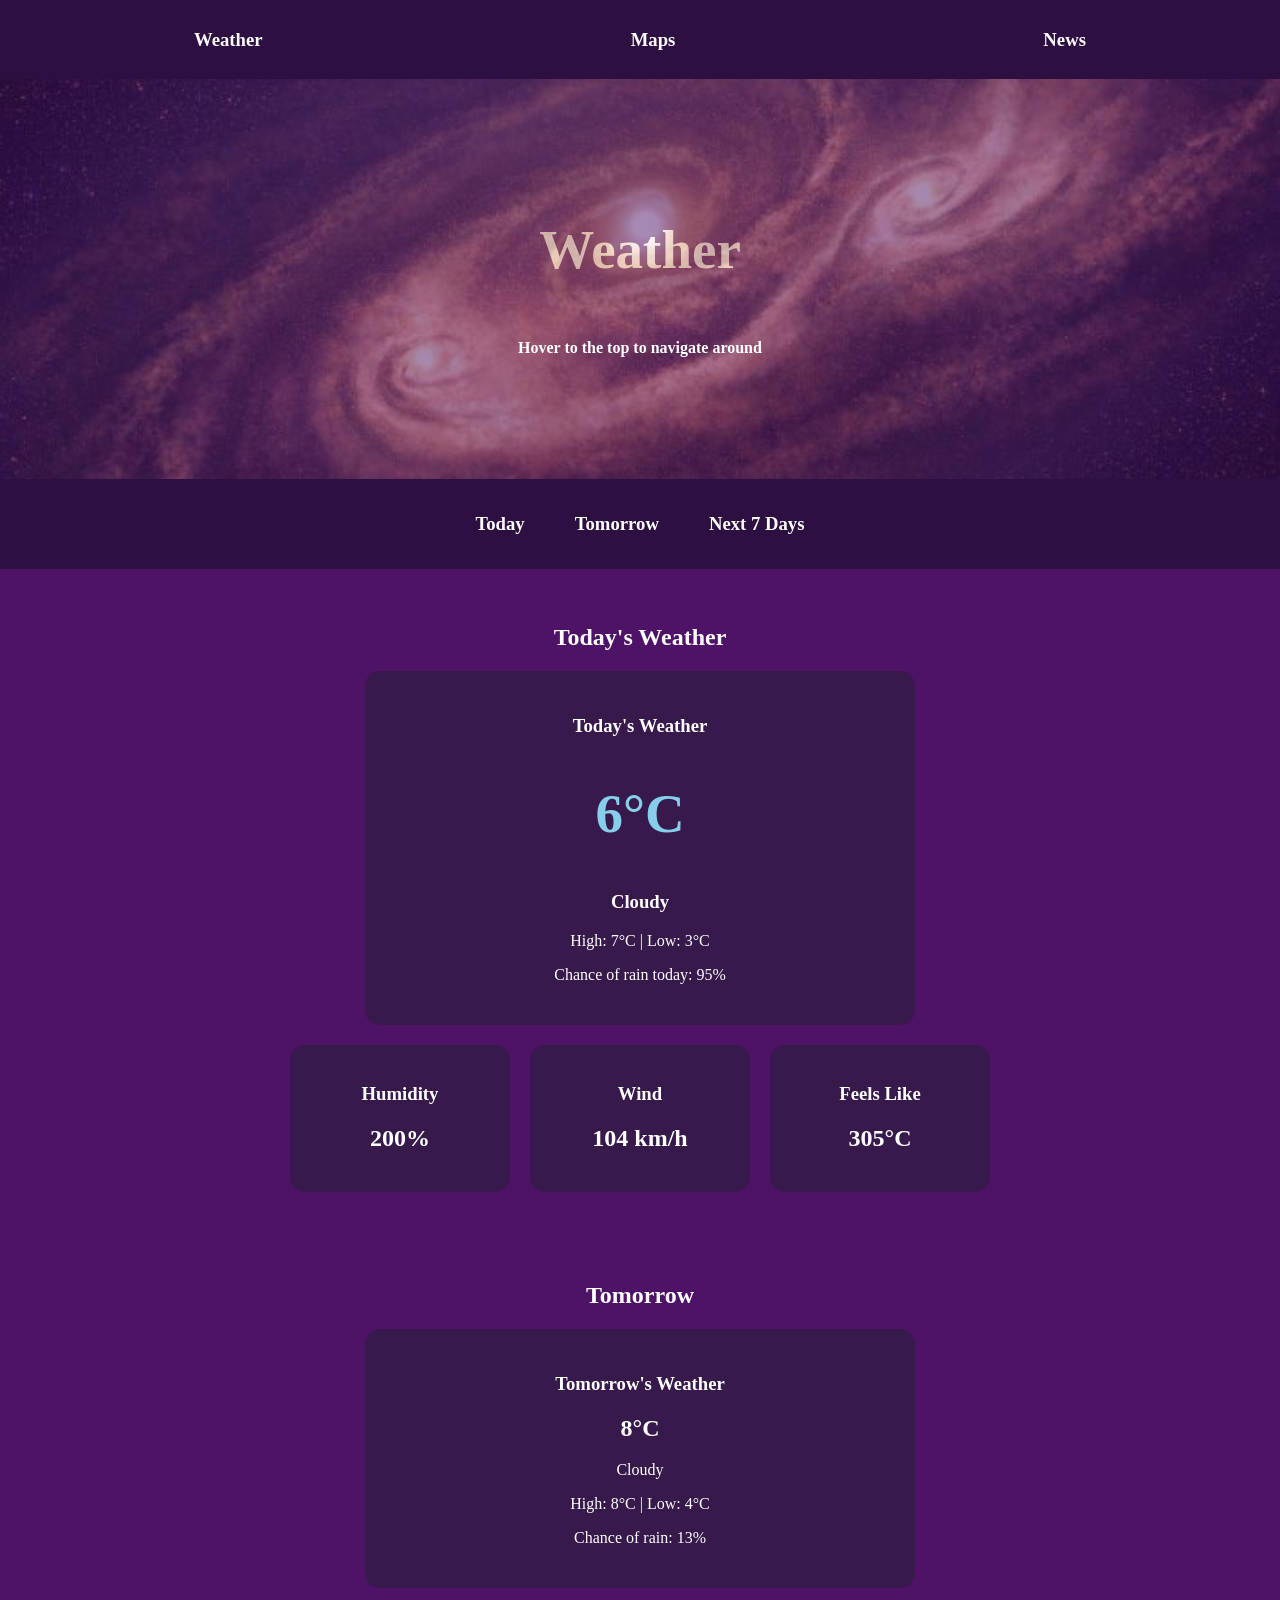
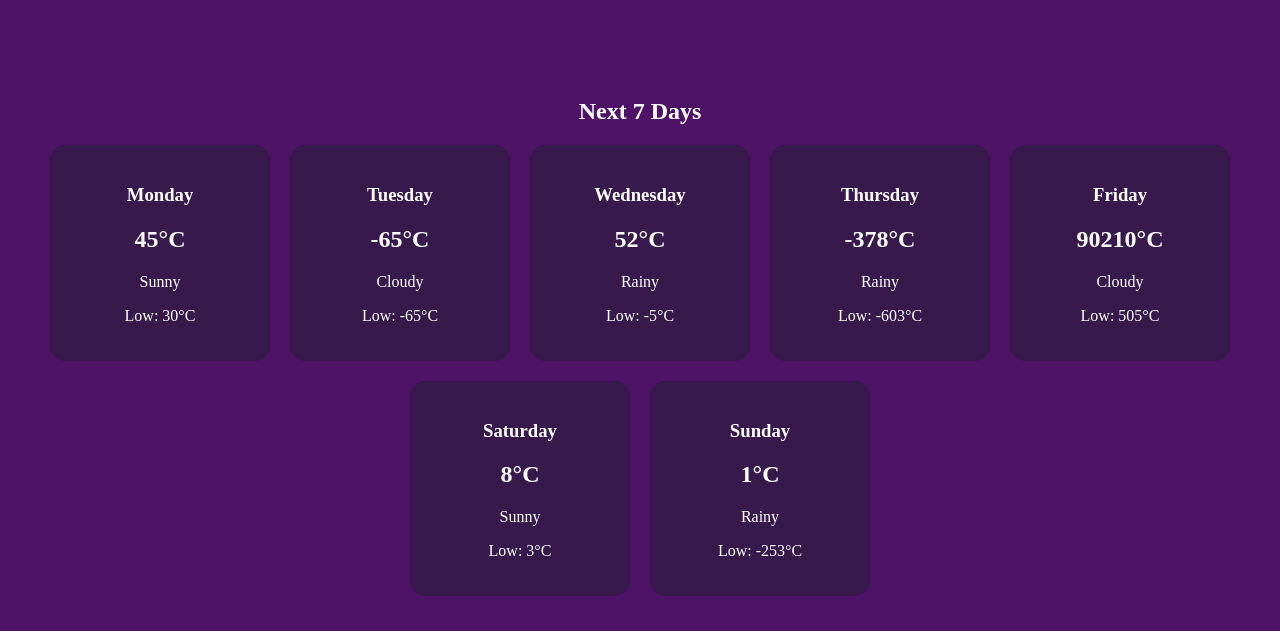
<file: index.html>
<!DOCTYPE html>
 <html>

    <head>

        <meta charset="UTF-8">
        <meta name="viewport" content="width=device-width, initial-scale=1.0">
        <title>Maibs Weather</title>
        <link rel="stylesheet" href="style.css">
        
    </head>

    <body>

            <nav class="topbar">
                <h3><a href="index.html">Weather</a></h3>
                <h3><a href="map.html">Maps</a></h3>
                <h3><a href="news.html">News</a></h3>
            </nav>

    <div class="overlay">

            <center><h1>Weather</h1></center>
        <h4>Hover to the top to navigate around</h4>

            <img src="cosmos.jpg" alt="Galaxy image" class="filler">

    </div>

    
            <div class="time">

                <h3><a href="#today">Today</a></h3>
                <h3><a href="#tomorrow">Tomorrow</a></h3>
                <h3><a href="#next7days">Next 7 Days</a></h3>

            </div>


    <div class="weather" id="today">

        <h2>Today's Weather</h2>

        <div class="weather-card">

            <h3>Today's Weather</h3>
            
            <h2>6°C</h2>

            <h3>Cloudy</h3>

            <p>High: 7°C | Low: 3°C</p>

            <p>Chance of rain today: 95%</p>

    </div>

        <div class="details">
        
            <div class="detail-card">

                    <h3>Humidity</h3>

                    <h2>200%</h2>

            </div>

            <div class="detail-card">

                    <h3>Wind</h3>

                    <h2>104 km/h</h2>

            </div>

            <div class="detail-card">

                <h3>Feels Like</h3>

                <h2>305°C</h2>

            </div>

        </div>

    </div>

    <div class="forecast" id="tomorrow">

        <h2>Tomorrow</h2>
    
        <div class="forecast-card">

            <h3>Tomorrow's Weather</h3>

            <h2>8°C</h2>

            <p>Cloudy</p>

            <p>High: 8°C | Low: 4°C</p>

            <p>Chance of rain: 13%</p>

        </div>

    </div>

    
    <div class="forecast" id="next7days">

        <h2>Next 7 Days</h2>

        <div class="details">

            <div class="detail-card">
                <h3>Monday</h3>
                <h2>45°C</h2>
                <p>Sunny</p>
                <p>Low: 30°C</p>
            </div>

            <div class="detail-card">
                <h3>Tuesday</h3>
                <h2>-65°C</h2>
                <p>Cloudy</p>
                <p>Low: -65°C</p>
            </div>

            <div class="detail-card">
                <h3>Wednesday</h3>
                <h2>52°C</h2>
                <p>Rainy</p>
                <p>Low: -5°C</p>
            </div>

            <div class="detail-card">
                <h3>Thursday</h3>
                <h2>-378°C</h2>
                <p>Rainy</p>
                <p>Low: -603°C</p>
            </div>

            <div class="detail-card">
                <h3>Friday</h3>
                <h2>90210°C</h2>
                <p>Cloudy</p>
                <p>Low: 505°C</p>
            </div>

            <div class="detail-card">
                <h3>Saturday</h3>
                <h2>8°C</h2>
                <p>Sunny</p>
                <p>Low: 3°C</p>
            </div>

            <div class="detail-card">
                <h3>Sunday</h3>
                <h2>1°C</h2>
                <p>Rainy</p>
                <p>Low: -253°C</p>
            </div>

        </div>

    </div>

    </body>

 </html>
</file>
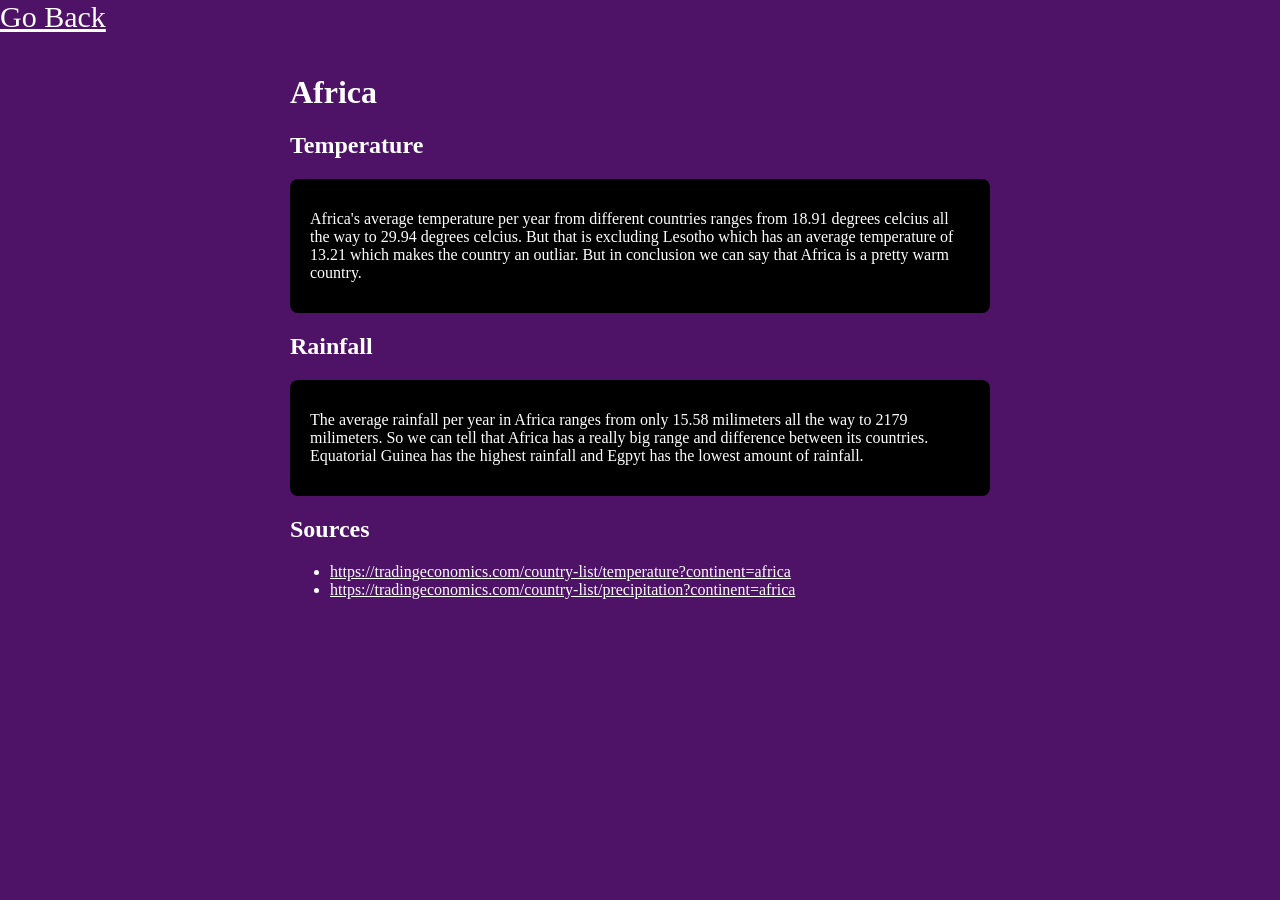
<file: africa.html>
<!DOCTYPE html>
    <html>
        <head>

            <meta charset="UTF-8">
            <meta name="viewport" content="width=device-width, initial-scale=1.0">
            <title>Africa</title>
            <link rel="stylesheet" href="style.css">

        </head>


        <body>
    <div class="back">
        <a href="map.html">Go Back</a>
    </div>


<div class="main">
        
            <h1>Africa</h1>
            

                <h2>Temperature</h2>

                <div class="stats1">

                    <p>Africa's average temperature per year from different countries ranges from 
                    18.91 degrees celcius all the way to 29.94 degrees celcius. But that 
                    is excluding Lesotho which has an average temperature of 13.21 which makes 
                    the country an outliar. But in conclusion we can say that Africa is a pretty
                    warm country.</p>

                </div>

                <h2>Rainfall</h2>

                <div class="stats1">

                    <p>The average rainfall per year in Africa ranges from only 15.58 milimeters all 
                    the way to 2179 milimeters. So we can tell that Africa has a really big 
                    range and difference between its countries. Equatorial Guinea has the 
                    highest rainfall and Egpyt has the lowest amount of rainfall.</p>
                </div>

                <h2>Sources</h2>

                <ul>
                    <li><a href="https://tradingeconomics.com/country-list/temperature?continent=africa">https://tradingeconomics.com/country-list/temperature?continent=africa</a></li>
                    <li><a href="https://tradingeconomics.com/country-list/precipitation?continent=africa">https://tradingeconomics.com/country-list/precipitation?continent=africa</a></li>
                </ul>

        </body>




    </html>
</file>
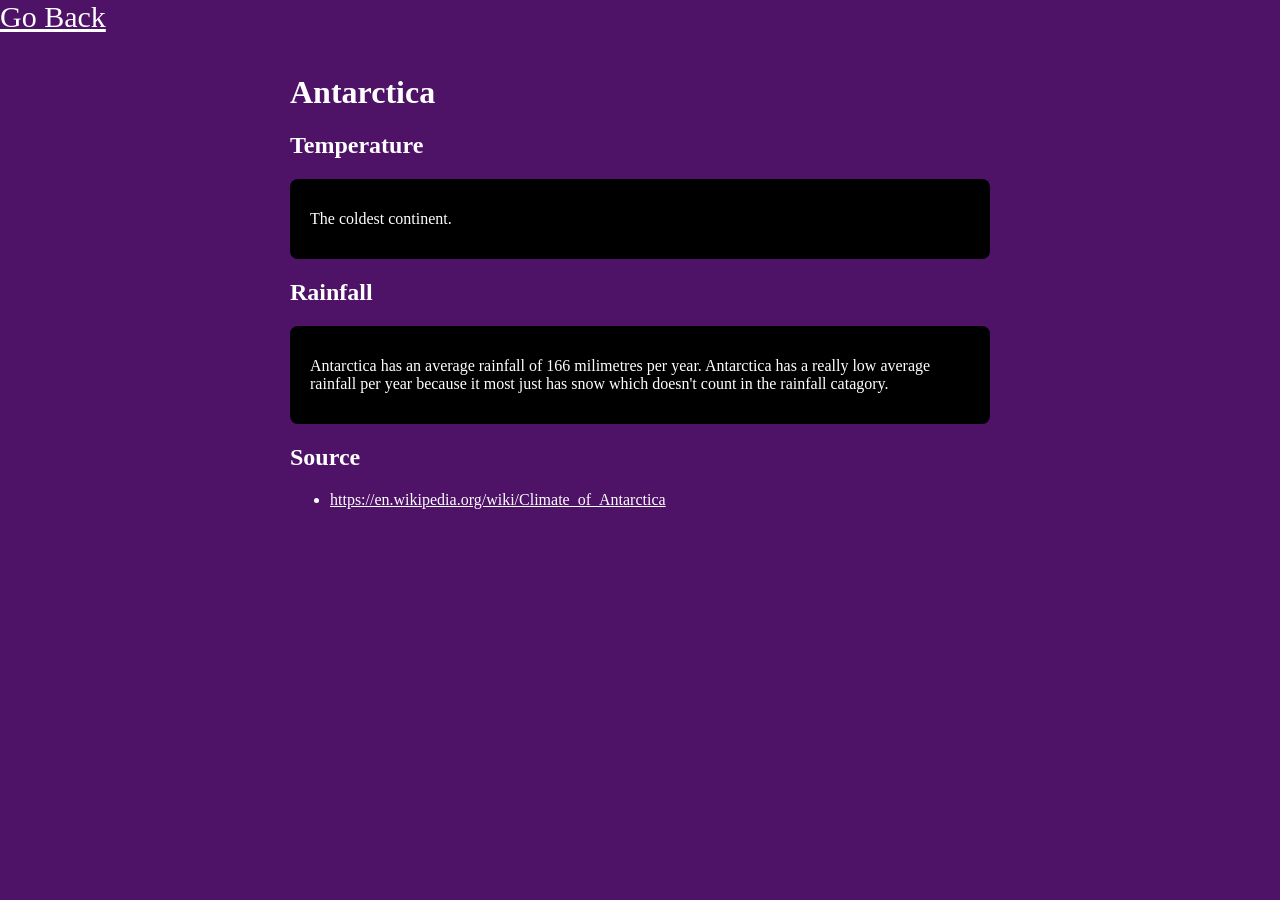
<file: antarctica.html>
<!DOCTYPE html>
    <html>
        <head>

            <meta charset="UTF-8">
            <meta name="viewport" content="width=device-width, initial-scale=1.0">
            <title>Antarctica</title>
            <link rel="stylesheet" href="style.css">

        </head>

        <body>

    <div class="back">
        <a href="map.html">Go Back</a>
    </div>

<div class="main">

            <h1>Antarctica</h1>
                
                <h2>Temperature</h2>
                <div class="stats1">
                    <p>The coldest continent.</p>
                </div>

                <h2>Rainfall</h2>
                <div class="stats1">
                    <p>Antarctica has an average rainfall of 166 milimetres per year.
                        Antarctica has a really low average rainfall per year because 
                        it most just has snow which doesn't count in the rainfall catagory.
                    </p>
                </div>

                <h2>Source</h2>
                <ul>
                    <li><a href="https://en.wikipedia.org/wiki/Climate_of_Antarctica">https://en.wikipedia.org/wiki/Climate_of_Antarctica</a></li>
                </ul>

</div>        
                

        </body>
    </html>
</file>
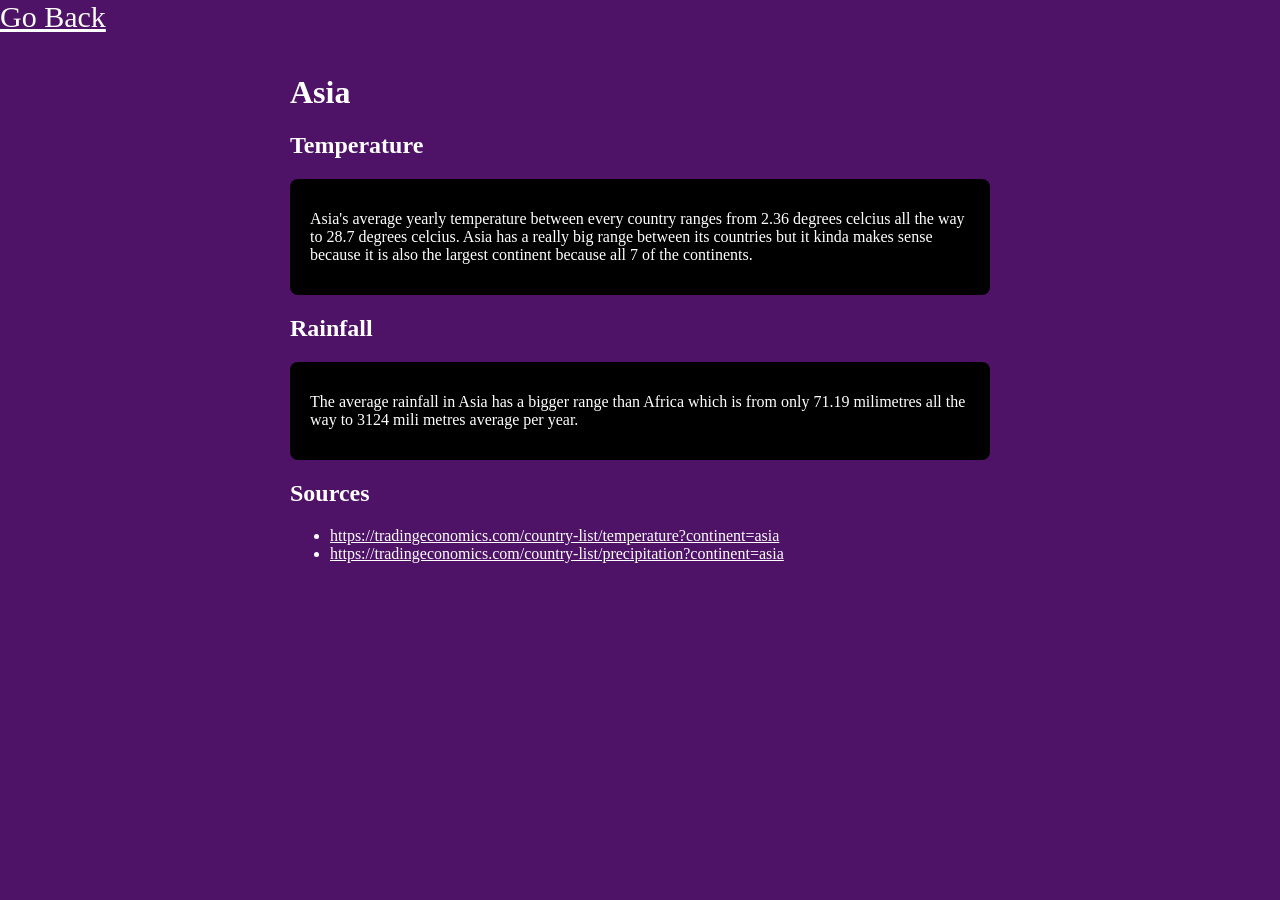
<file: asia.html>
<!DOCTYPE html>
    <html>
        <head>

            <meta charset="UTF-8">
            <meta name="viewport" content="width=device-width, initial-scale=1.0">
            <title>Asia</title>
            <link rel="stylesheet" href="style.css">

        </head>

        <body>

    <div class="back">
        <a href="map.html">Go Back</a>
    </div>

<div class="main">

            <h1>Asia</h1>

                <h2>Temperature</h2>
                <div class="stats1">
                    <p>Asia's average yearly temperature between every country ranges from 2.36 degrees celcius all the 
                        way to 28.7 degrees celcius. Asia has a really big range between 
                        its countries but it kinda makes sense because it is also the largest 
                        continent because all 7 of the continents.
                    </p>
                </div>

                <h2>Rainfall</h2>
            <div class="stats1">
                    <p>The average rainfall in Asia has a bigger range than Africa which is 
                        from only 71.19 milimetres all the way to 3124 mili metres average per year.</p>

            </div>
            <h2>Sources</h2>
        <ul>
            <li><a href="https://tradingeconomics.com/country-list/temperature?continent=asia">https://tradingeconomics.com/country-list/temperature?continent=asia</a></li>
            <li><a href="https://tradingeconomics.com/country-list/precipitation?continent=asia">https://tradingeconomics.com/country-list/precipitation?continent=asia</a></li>
        </ul>
        
</div>
                        
        </body>



    </html>
</file>
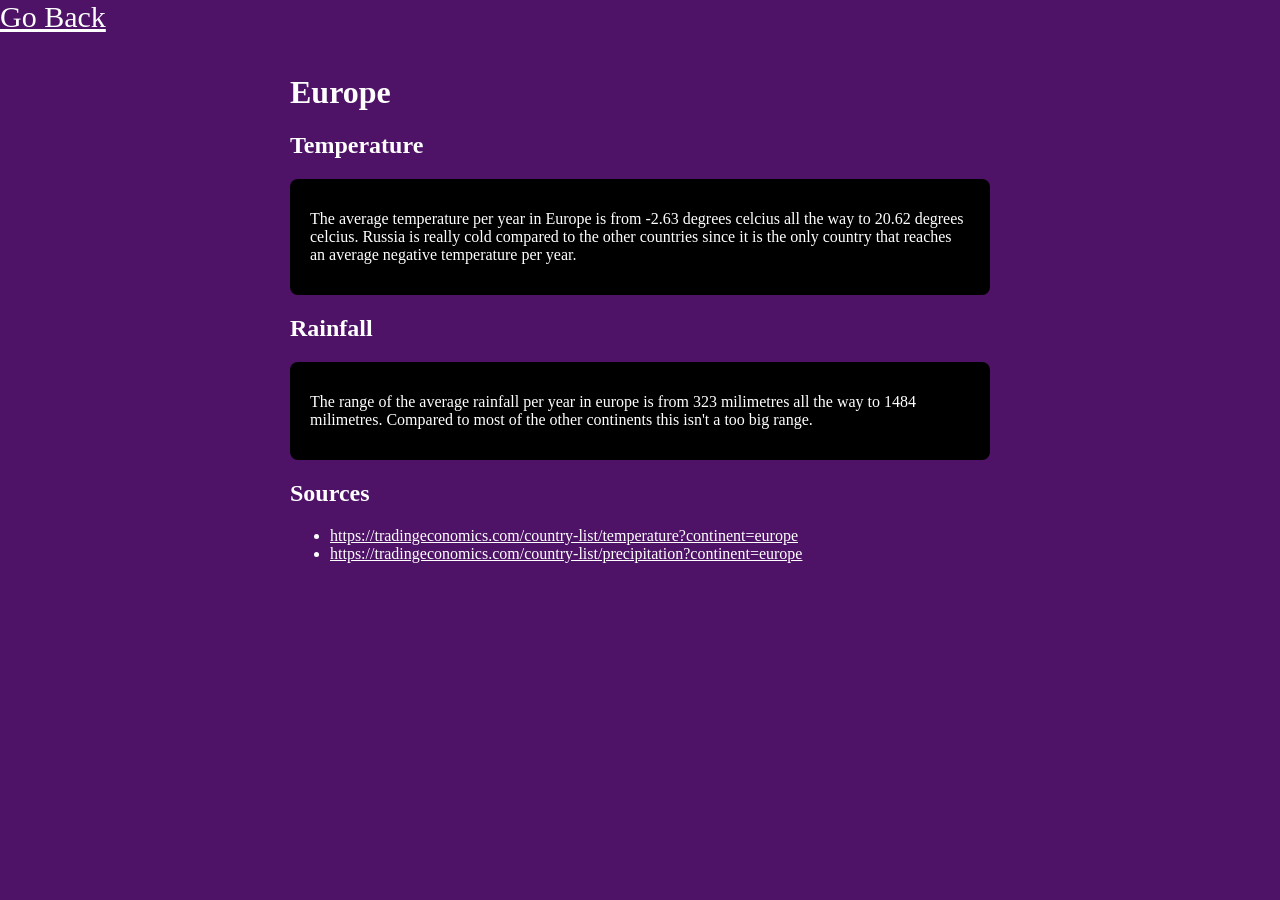
<file: europe.html>
<!DOCTYPE html>
    <html>
        <head>

            <meta charset="UTF-8">
            <meta name="viewport" content="width=device-width, initial-scale=1.0">
            <title>Europe</title>
            <link rel="stylesheet" href="style.css">

        </head>

        <body>

    <div class="back">
        <a href="map.html">Go Back</a>
    </div>

    <div class="main">

            <h1>Europe</h1>

                <h2>Temperature</h2>
            <div class="stats1">
                <p>The average temperature per year in Europe is from -2.63 degrees celcius all
                     the way to 20.62 degrees celcius. Russia is really cold compared to the other 
                     countries since it is the only country that reaches an average negative temperature 
                     per year.</p>
            </div>

                <h2>Rainfall</h2>
                <div class="stats1">
                    <p>The range of the average rainfall per year in europe is from 323 milimetres all 
                        the way to 1484 milimetres. Compared to most of the other continents this isn't 
                        a too big range.</p>
                </div>
            <h2>Sources</h2>
            <ul>
                <li><a href="https://tradingeconomics.com/country-list/temperature?continent=europe">https://tradingeconomics.com/country-list/temperature?continent=europe</a></li>
                <li><a href="https://tradingeconomics.com/country-list/precipitation?continent=europe">https://tradingeconomics.com/country-list/precipitation?continent=europe</a></li>
            </ul>

    </div>
        </body>
    </html>
</file>
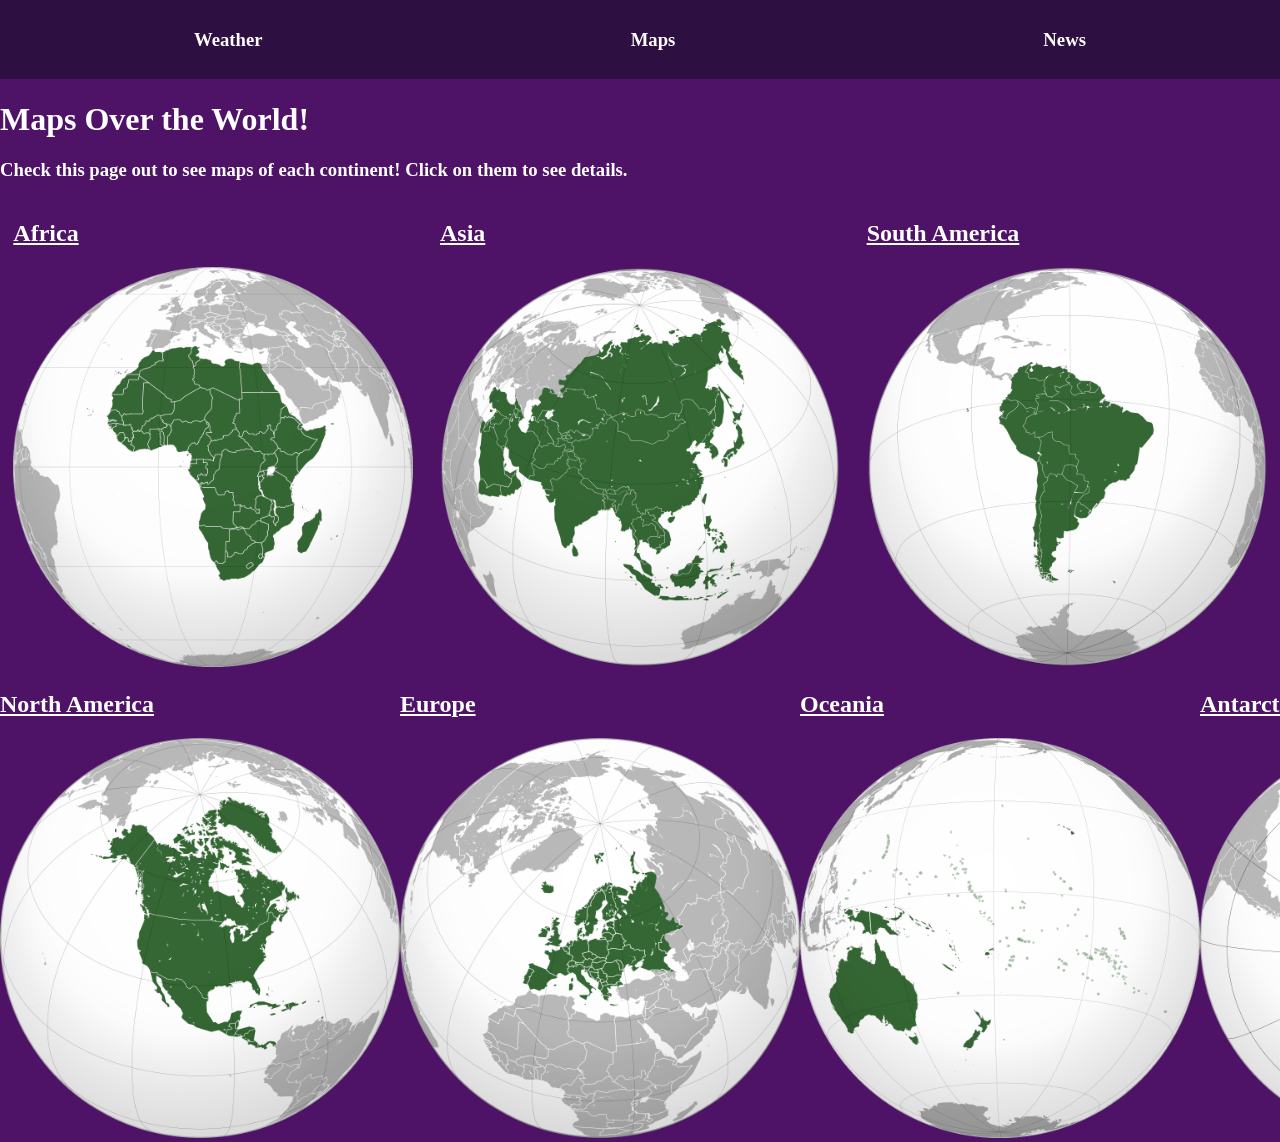
<file: map.html>
<!DOCTYPE html>
    <html>
        <head>

            <meta charset="UTF-8">
            <meta name="viewport" content="width=device-width, initial-scale=1.0">
            <title>Maps</title>
            <link rel="stylesheet" href="style.css">

        </head>

            <body>

                <nav class="topbar">
                    <h3><a href="index.html">Weather</a></h3>
                    <h3><a href="map.html">Maps</a></h3>
                    <h3><a href="news.html">News</a></h3>
                </nav>

                    <h1>Maps Over the World!</h1>
                        <h3>Check this page out to see maps of each continent! Click on them to see details.</h3>

        <div class="maps">

            <div class="map1">

                <a href="africa.html">
                
                    <h2>Africa</h2>

                        <img src="africa.jpg" alt="Map of Africa">

                </a>

                <a href="asia.html">

                    <h2>Asia</h2>

                        <img src="asia.jpg" alt="Map of Africa">

                </a>

                <a href="south.html">

                    <h2>South America</h2>

                        <img src="south.jpg" alt="Map of Africa">

                </a>
            
            </div>

            <div class="map2">

                <a href="north.html">

                    <h2>North America</h2>

                        <img src="north.jpg" alt="Map of Africa">

                </a>

                <a href="europe.html">

                    <h2>Europe</h2>

                        <img src="europe.jpg" alt="Map of Africa">

                </a>

                <a href="oceania.html">

                    <h2>Oceania</h2>

                        <img src="oceania.jpg" alt="Map of Africa">

                </a>
                    
                <a href="antarctica.html">

                    <h2>Antarctica</h2>

                        <img src="antarctica.jpg" alt="Map of Antartica">

                </a>

            </div>

                </div>


            </body>

    </html>
</file>
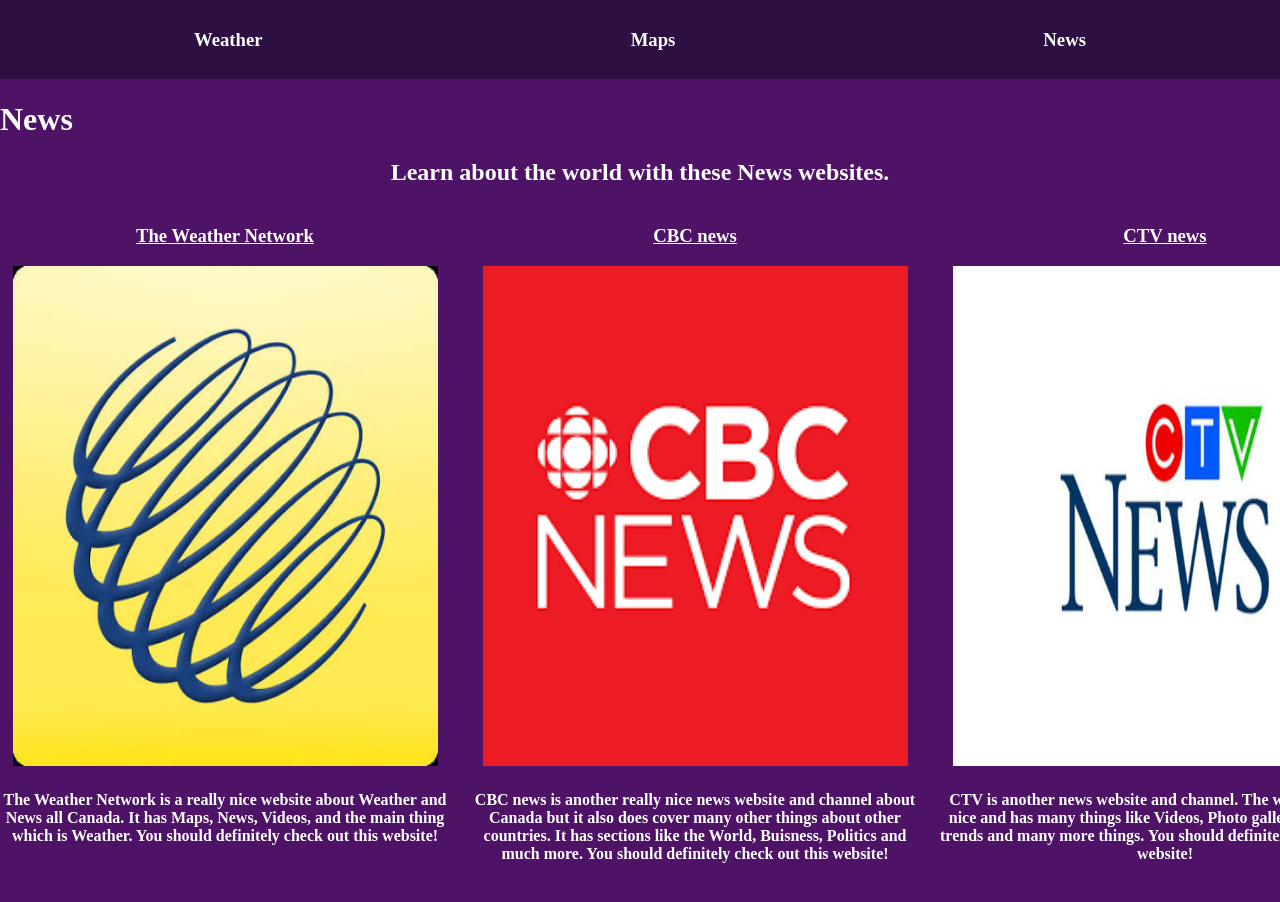
<file: news.html>
<!DOCTYPE html>
    <html>

        <head>

            <meta charset="UTF-8">
            <meta name="viewport" content="width=device-width, initial-scale=1.0">
            <title>News</title>
            <link rel="stylesheet" href="style.css">

        </head>

        <body>

            <nav class="topbar">
                <h3><a href="index.html">Weather</a></h3>
                <h3><a href="map.html">Maps</a></h3>
                <h3><a href="news.html">News</a></h3>
            </nav>

                <h1>News</h1>
                    <center><h2>Learn about the world with these News websites.</h2></center>
                    
        <div class="news">

            <div class="news-card">

                <div class="theweathernetwork">

            <a href="https://www.theweathernetwork.com/en">
                <h3>The Weather Network</h3>
                <img src="news1.jpg" alt="The Weather Network Logo">
            </a>

            <h4>The Weather Network is a really nice website about Weather and News all Canada. It has Maps, News, Videos, and the main thing which is Weather. You should definitely check out this website!</h4>

                </div>

            </div>



            <div class="news-card">

                <div class="cbc">
            <a href="https://www.cbc.ca/">
                <h3>CBC news</h3>
                        <img src="news2.jpg" alt="CBC news logo">
            </a>

                <h4>CBC news is another really nice news website and channel about Canada but it also does cover many other things about other countries. It has sections like the World, Buisness, Politics and much more. You should definitely check out this website!</h4>

                </div>
            </div>



        <div class="news-card">

            <div class="ctv">

            <a href="https://www.ctvnews.ca/">
                <h3>CTV news</h3>
                        <img src="news3.jpg" alt="CTV news logo">
            </a>
                <h4>CTV is another news website and channel. The website is really nice and has many things like Videos, Photo galleries, Shopping trends and many more things. You should definitely check out this website!</h4>
            </div>

        </div>



        <div class="news-card">

            <div class="aljazeera">
            <a href="https://www.aljazeera.com/">
                <h3>Al Jazeera</h3>
                        <img src="news4.jpg" alt="Al Jazeera logo">
            </a>

            <h4>Al Jazeera is a news website and channel which covers stuff over many countries. It has many options to browse upon such as an Explained section mean't to explain questions that some people might have. The website also has a video section and an Opinion section. I really recommend checking out this website!</h4>

            </div>

        </div>

    </div>
        </body>

    </html>
</file>
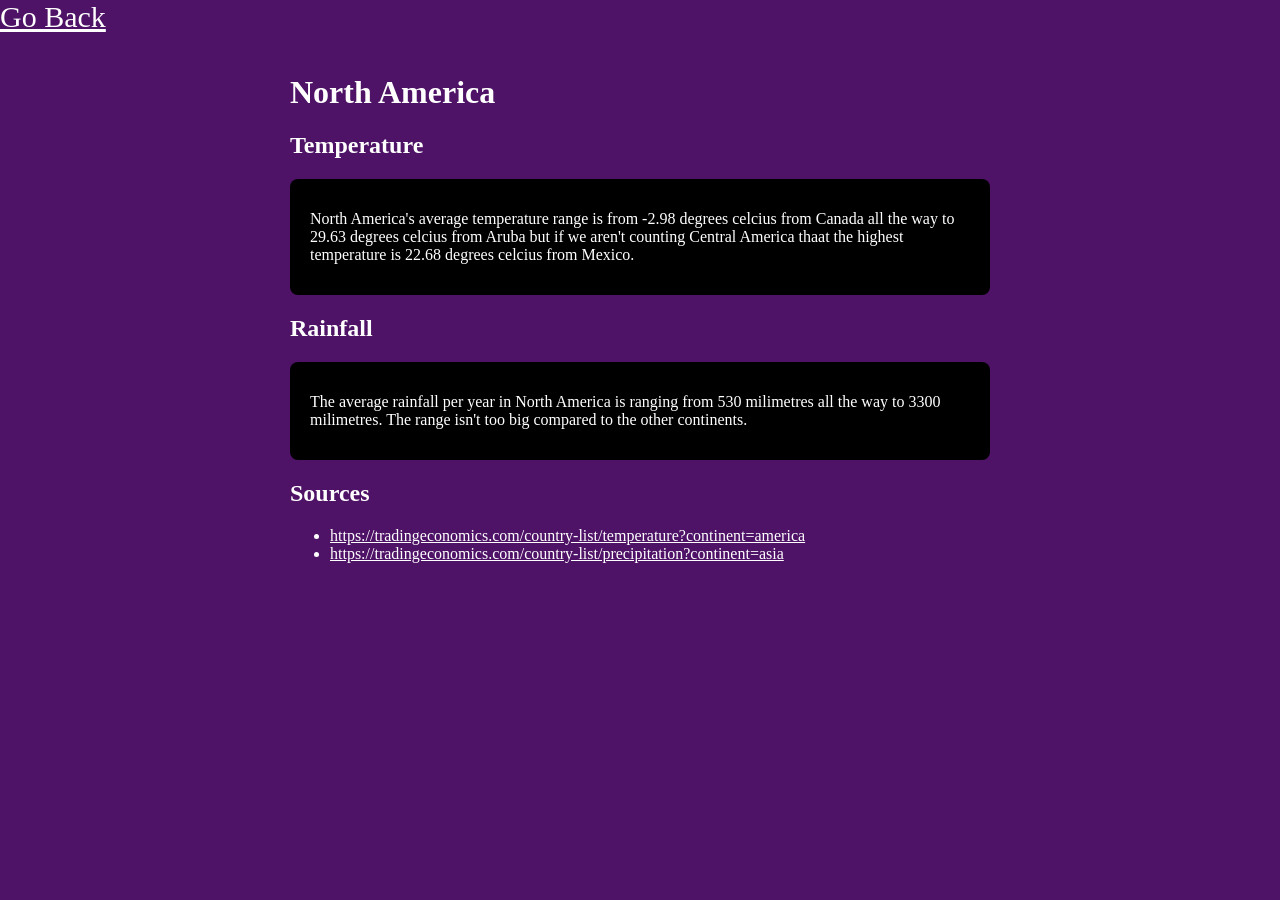
<file: north.html>
<!DOCTYPE html>
    <html>
        <head>

            <meta charset="UTF-8">
            <meta name="viewport" content="width=device-width, initial-scale=1.0">
            <title>North America</title>
            <link rel="stylesheet" href="style.css">

        </head>

        <body>
    <div class="back">
        <a href="map.html">Go Back</a>
    </div>

    <div class="main">

            <h1>North America</h1>


                <h2>Temperature</h2>
                <div class="stats1">
                    <p>North America's average temperature range is from -2.98 degrees celcius from Canada 
                        all the way to 29.63 degrees celcius from Aruba but if we aren't counting Central 
                        America thaat the highest temperature is 22.68 degrees celcius from Mexico.</p>
                </div>
                <h2>Rainfall</h2>
            <div class="stats1">
                    <p>The average rainfall per year in North America is ranging from 530 milimetres all 
                        the way to 3300 milimetres. The range isn't too big compared to the other continents.
                    </p>
            </div>
                <h2>Sources</h2>
                <ul>
                    <li><a href="https://tradingeconomics.com/country-list/temperature?continent=america">https://tradingeconomics.com/country-list/temperature?continent=america</a></li>
                    <li><a href="https://tradingeconomics.com/country-list/precipitation?continent=asia">https://tradingeconomics.com/country-list/precipitation?continent=asia</a></li>
                </ul>
    </div>

        </body>
    </html>
</file>
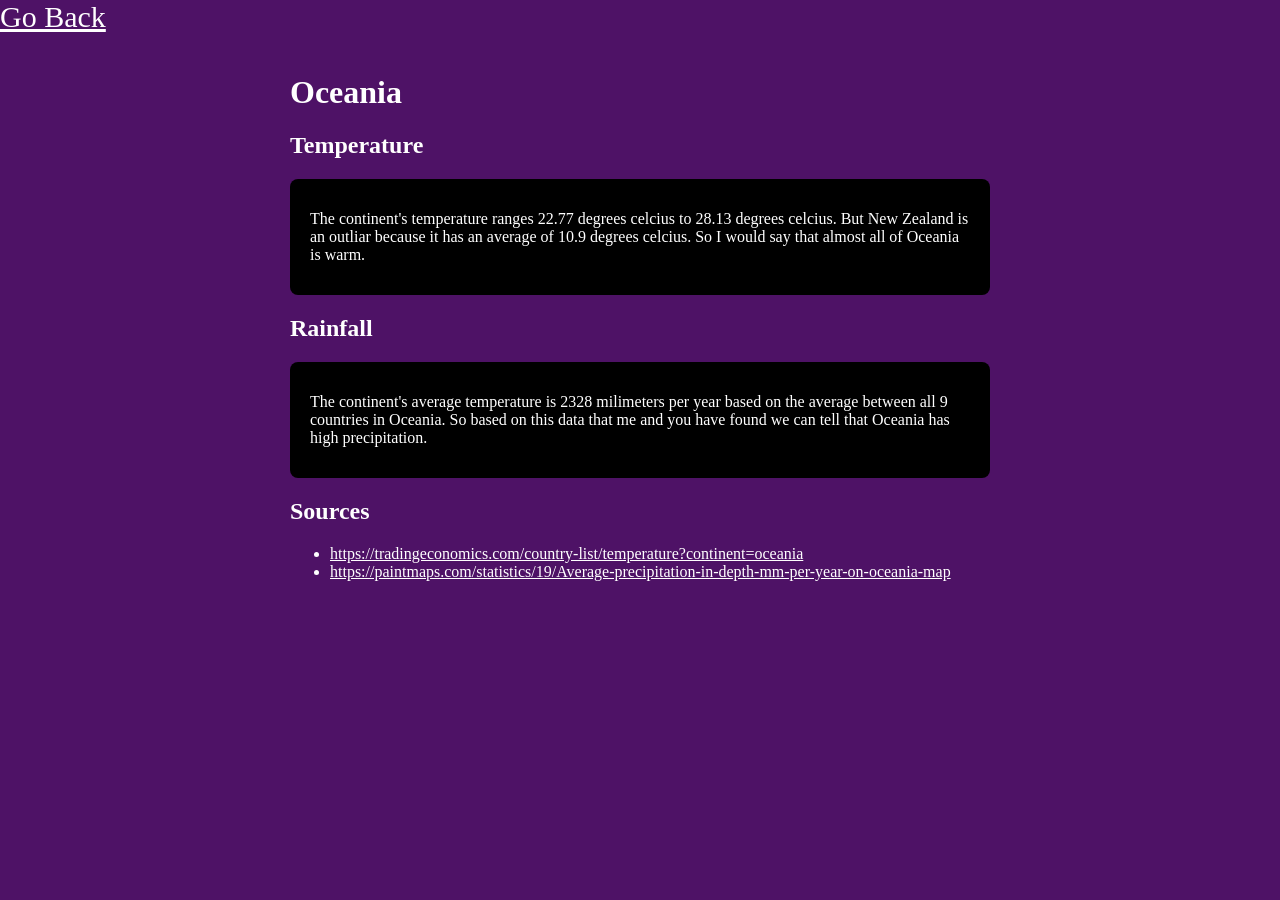
<file: oceania.html>
<!DOCTYPE html>
    <html>
        <head>

            <meta charset="UTF-8">
            <meta name="viewport" content="width=device-width, initial-scale=1.0">
            <title>Oceania</title>
            <link rel="stylesheet" href="style.css">

        </head>

        <body>
            
            <div class="back">
        <a href="map.html">Go Back</a>
            </div>

    <div class="main">
            <h1>Oceania</h1>
                
            <h2>Temperature</h2>
            <div class="stats1">

                <p>The continent's temperature ranges 22.77 degrees celcius to 28.13 degrees celcius. But 
                    New Zealand is an outliar because it has an average of 10.9 degrees celcius. So I would 
                    say that almost all of Oceania is warm.</p>

            </div>

            <h2>Rainfall</h2>
            <div class="stats1">

                <p>The continent's average temperature is 2328 milimeters per year based on the average 
                    between all 9 countries in Oceania. So based on this data that me and you have found 
                    we can tell that Oceania has high precipitation.</p>
            </div>

                <h2>Sources</h2>
            <ul>
                <li><a href="https://tradingeconomics.com/country-list/temperature?continent=oceania">https://tradingeconomics.com/country-list/temperature?continent=oceania</a></li>
                <li><a href="https://paintmaps.com/statistics/19/Average-precipitation-in-depth-mm-per-year-on-oceania-map">https://paintmaps.com/statistics/19/Average-precipitation-in-depth-mm-per-year-on-oceania-map</a></li>
            </ul>
            
    </div>

        </body>
    </html>
</file>
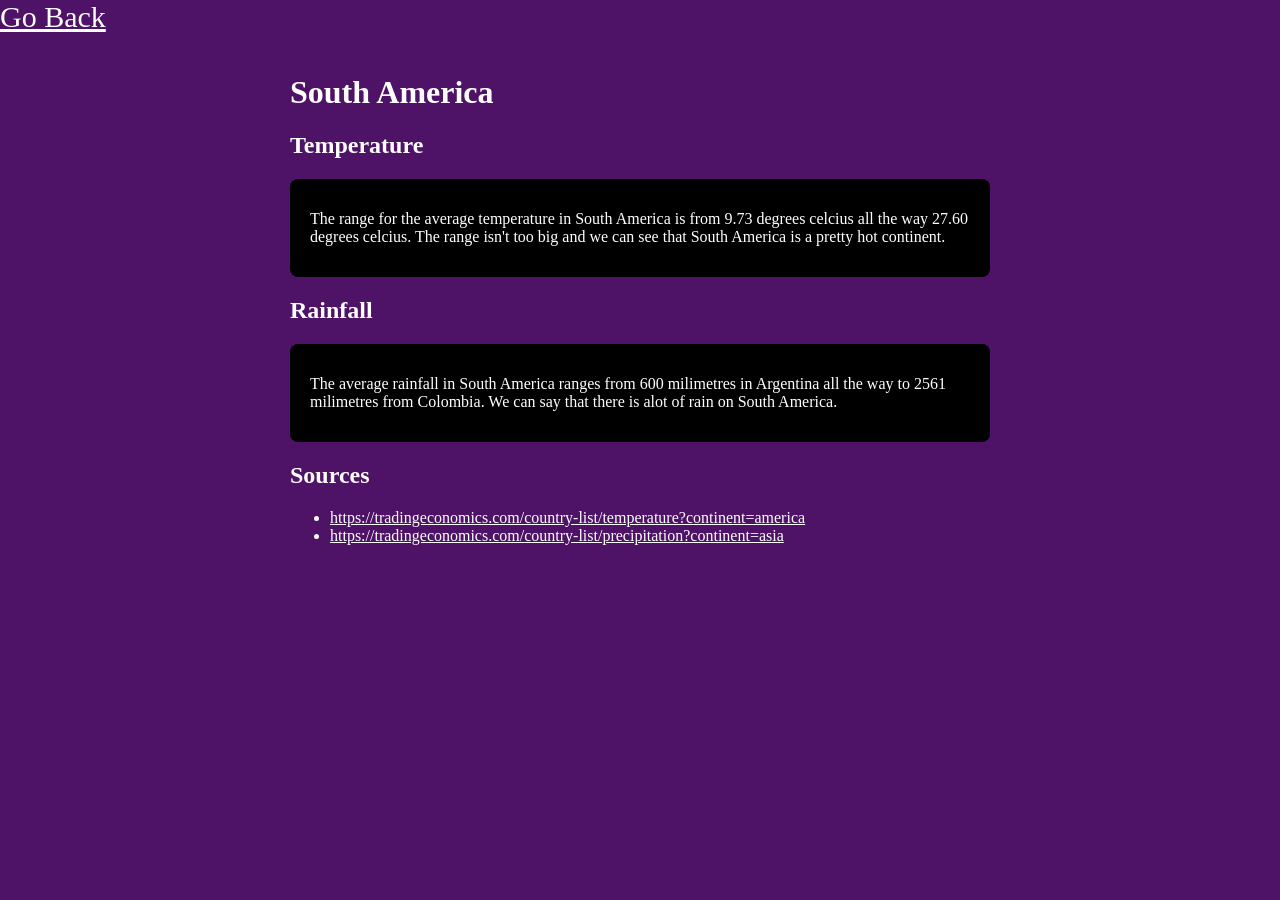
<file: south.html>
<!DOCTYPE html>
    <html>
        <head>

            <meta charset="UTF-8">
            <meta name="viewport" content="width=device-width, initial-scale=1.0">
            <title>South America</title>
            <link rel="stylesheet" href="style.css">

        </head>

        <body>

    <div class="back">
        <a href="map.html">Go Back</a>
    </div>
                
    <div class="main">

            <h1>South America</h1>

                <h2>Temperature</h2>
                <div class="stats1">

                    <p>The range for the average temperature in South America is 
                        from 9.73 degrees celcius all the way 27.60 degrees celcius. 
                        The range isn't too big and we can see that South America is a 
                        pretty hot continent.</p>

                </div>

                <h2>Rainfall</h2>
                <div class="stats1">
                    <p>The average rainfall in South America ranges from 600 milimetres in 
                        Argentina all the way to 2561 milimetres from Colombia. We can say that 
                        there is alot of rain on South America.
                    </p>
                </div>
                
            <h2>Sources</h2>

            <ul>
                <li><a href="https://tradingeconomics.com/country-list/temperature?continent=america">https://tradingeconomics.com/country-list/temperature?continent=america</a></li>
                <li><a href="https://tradingeconomics.com/country-list/precipitation?continent=asia">https://tradingeconomics.com/country-list/precipitation?continent=asia</a></li>
            </ul>
    </div>

        </body>
    </html>
</file>
<file: style.css>
body {
    margin: 0;
    min-height: 100vh;
    background-color: rgb(78, 18, 102);
    color: white;
}

.topbar {
    display: flex;
    justify-content: space-around;
    align-items: center;
    background-color: rgb(45, 15, 65);
    padding: 10px;
    position: sticky;
    top: 0;
    z-index: 10;
}

.topbar a {
    color: white;
    text-decoration: none;
    transition: background-color 0.3s ease-in-out;
}

.topbar a:hover {
    border: 2px solid skyblue;
    color: skyblue;
}

.overlay {
    height: 400px;
    position: relative;
    display: flex;
    flex-direction: column;
    justify-content: center;
    align-items: center;
    overflow: hidden;
    text-align: center;
}

.overlay h1{
    font-size: 55px;
    z-index: 1;
}

.overlay h4 {
    z-index: 1;
}

.filler {
    position: absolute;
    width: 100%;
    height: 100%;
    object-fit: cover;
    z-index: 0;
    opacity: 0.5;
}

.time {
    display: flex;
    justify-content: center;
    gap: 50px;
    background-color: rgb(45, 15, 65);
    padding: 15px;
    position: sticky;
    top: 65px;
    z-index: 9;
}

.time a {
    color: white;
    text-decoration: none;
    transition: color 0.3s ease-in-out;
}

.time a:hover {
    border: 2px solid skyblue;
    color: skyblue;
}

.weather {
    text-align: center;
    padding: 35px;
}

.weather-card {
    background-color: rgb(55, 25, 75);
    border-radius: 15px;
    padding: 25px;
    max-width: 500px;
    margin: 20px auto;
    transition: transform 0.3s ease-in-out;
}

.weather-card:hover {
    border: 2px solid skyblue;
    color: skyblue;
}

.weather-card h2 {
    font-size: 55px;
    color: skyblue;
}

.details {
    display: flex;
    justify-content: center;
    gap: 20px;
    flex-wrap: wrap;
}

.detail-card {
    background-color: rgb(55, 25, 75);
    border-radius: 15px;
    padding: 20px;
    width: 180px;
    transition: transform 0.3s ease-in-out;
}

.detail-card:hover {
    border: 2px solid skyblue;
    color: skyblue;
}

.forecast {
    text-align: center;
    padding: 35px;
    scroll-margin-top: 130px;
}

.forecast-card {
    background-color: rgb(55, 25, 75);
    border-radius: 15px;
    padding: 25px;
    max-width: 500px;
    margin: 20px auto;
    transition: transform 0.3s ease-in-out;
}

.forecast-card:hover {
    border: 2px solid skyblue;
    color: skyblue;
}

html {
    scroll-behavior: smooth;
}

.weather {
    scroll-margin-top: 130px;
}

.news img {
    width: 425px;
    height: 500px;
}

.news h3 {
    color: white;
    display: flex;
    justify-content: space-around;
}

.news {
    display: flex;
    justify-content: space-around;
    align-items: flex-start;
    flex-wrap: nowrap;
    gap: 20px;
    width: 100vw;
}

.news-card {
    display: flex;
    flex-direction: column;
    align-items: center;
    width: 450px;
    text-align: center;
    flex-shrink: 0;
}

.theweathernetwork {
    transition: transform 0.3s ease-in-out;
}

.theweathernetwork:hover {
    background-color: yellow;
    color: black;
    border: 5px solid white;
}

.theweathernetwork:hover h3 {
    color: black;
}

.cbc {
    transition: transform 0.3s ease-in-out;
}

.cbc:hover {
    background-color: red;
    color: black;
    border: 5px solid white;
}

.cbc:hover h3 {
    color: black;
}

.ctv {
    transition: transform 0.3s ease-in-out;
}

.ctv:hover {
    background-color: white;
    color: black;
    border: 5px solid black;
}

.ctv:hover h3 {
    color: black;
}

.aljazeera {
    transition: transform 0.3s ease-in-outl
}

.aljazeera:hover {
    background-color: orange;
    color: black;
    border: 5px solid white;
}

.aljazeera:hover h3 {
    color: black;
}

.maps img {
    width: 400px;
}

.map h2 {
    color: white;
}

.map1 {
    display: flex;
    justify-content: space-around;
}

.map2 {
    display: flex;
    justify-content: space-around;
}

.main {
    max-width: 700px;
    margin: 40px auto;
}

.stats1 {
    background: rgb(0, 0, 0);
    padding: 15px 20px;
    border-radius: 8px;
    transition: transform 0.3s ease-in;
}

.stats1:hover {
    transform: scale(1.1);
}

a {
    color: white;
}

.back {
    font-size: 30px;
}
</file>
